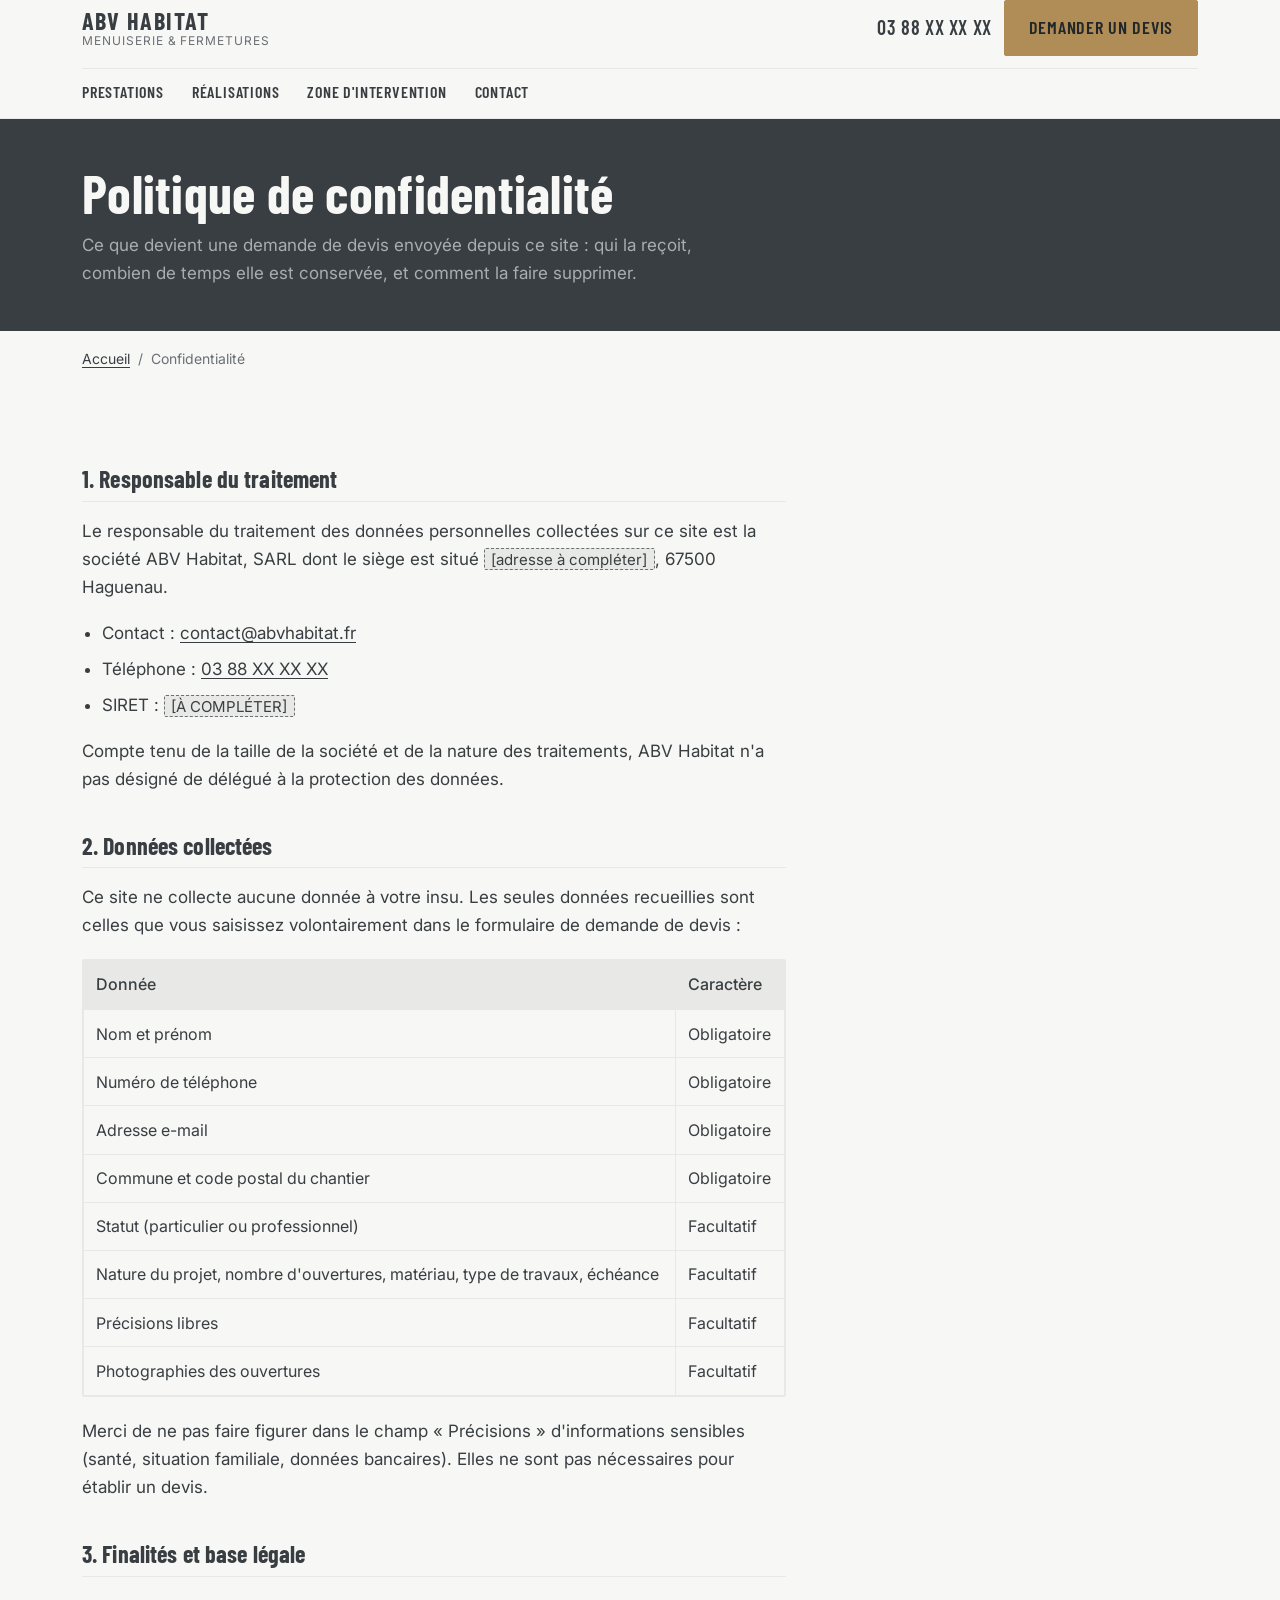
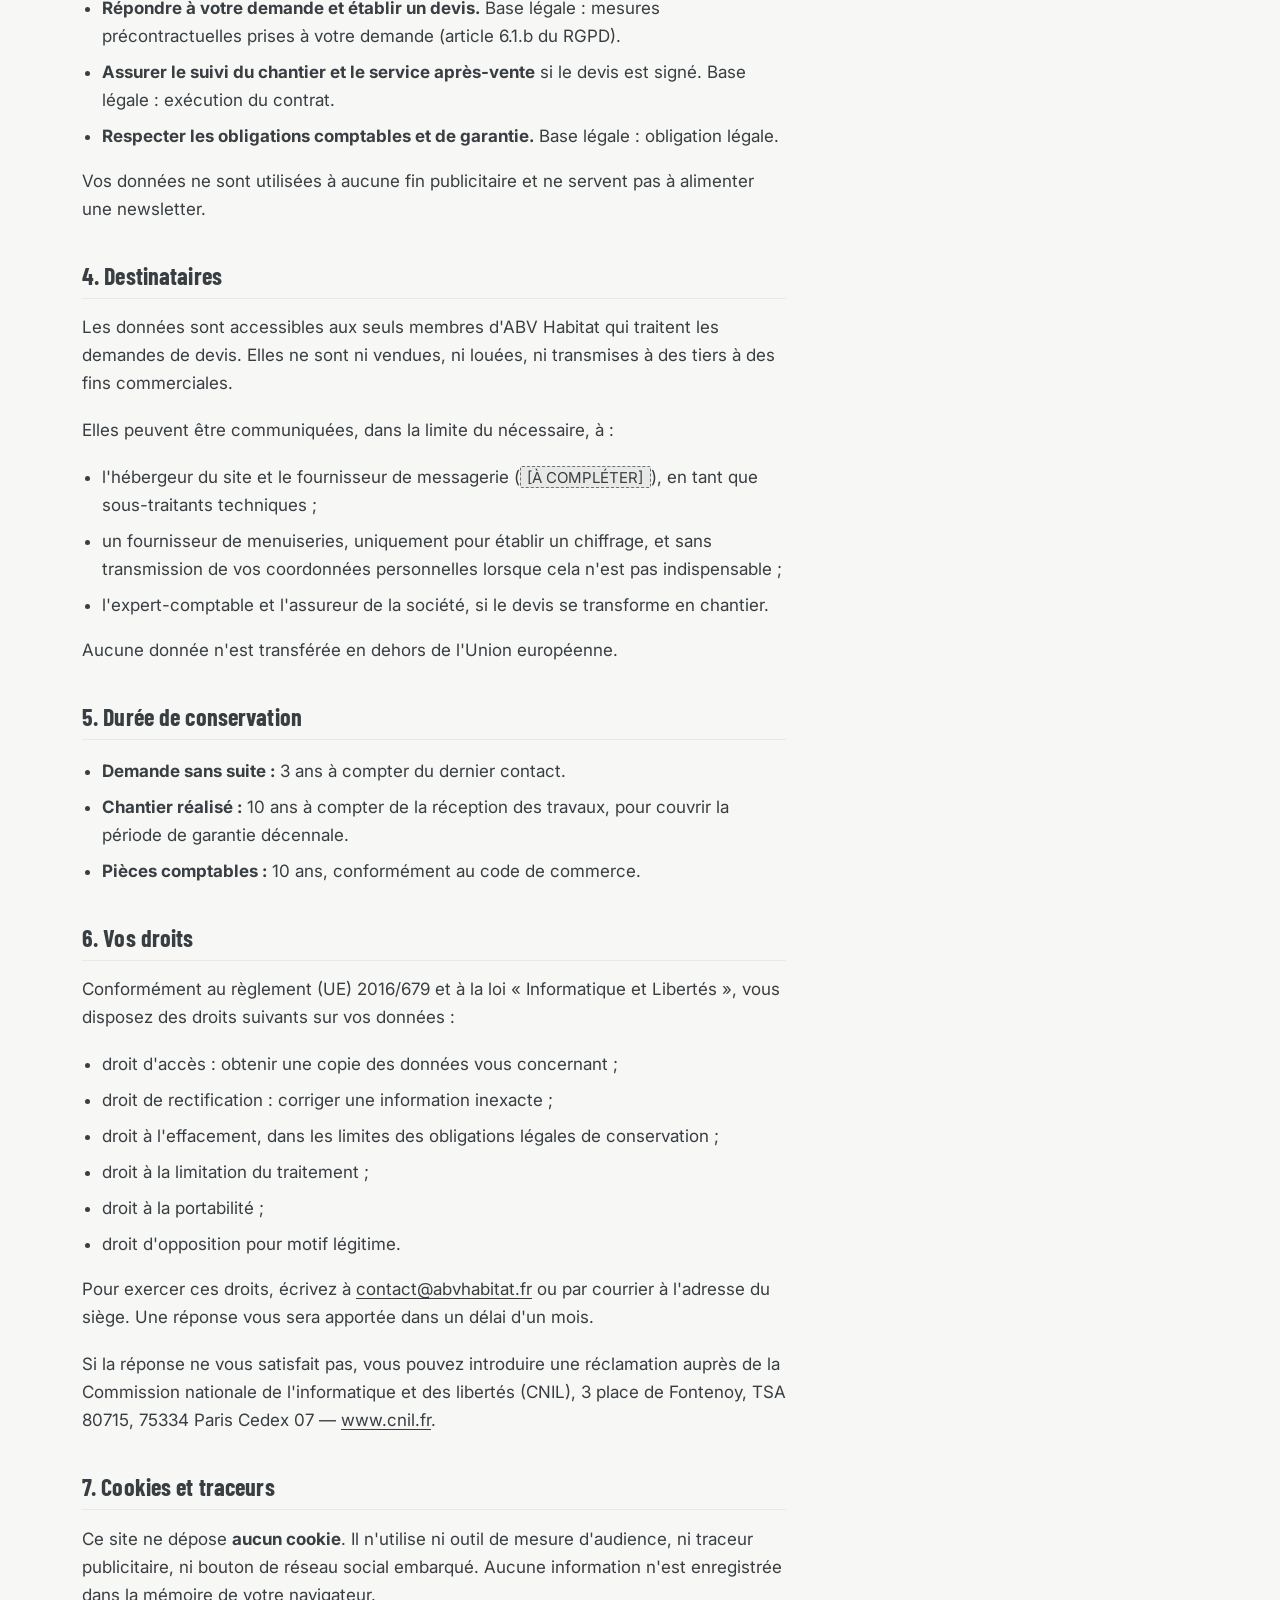
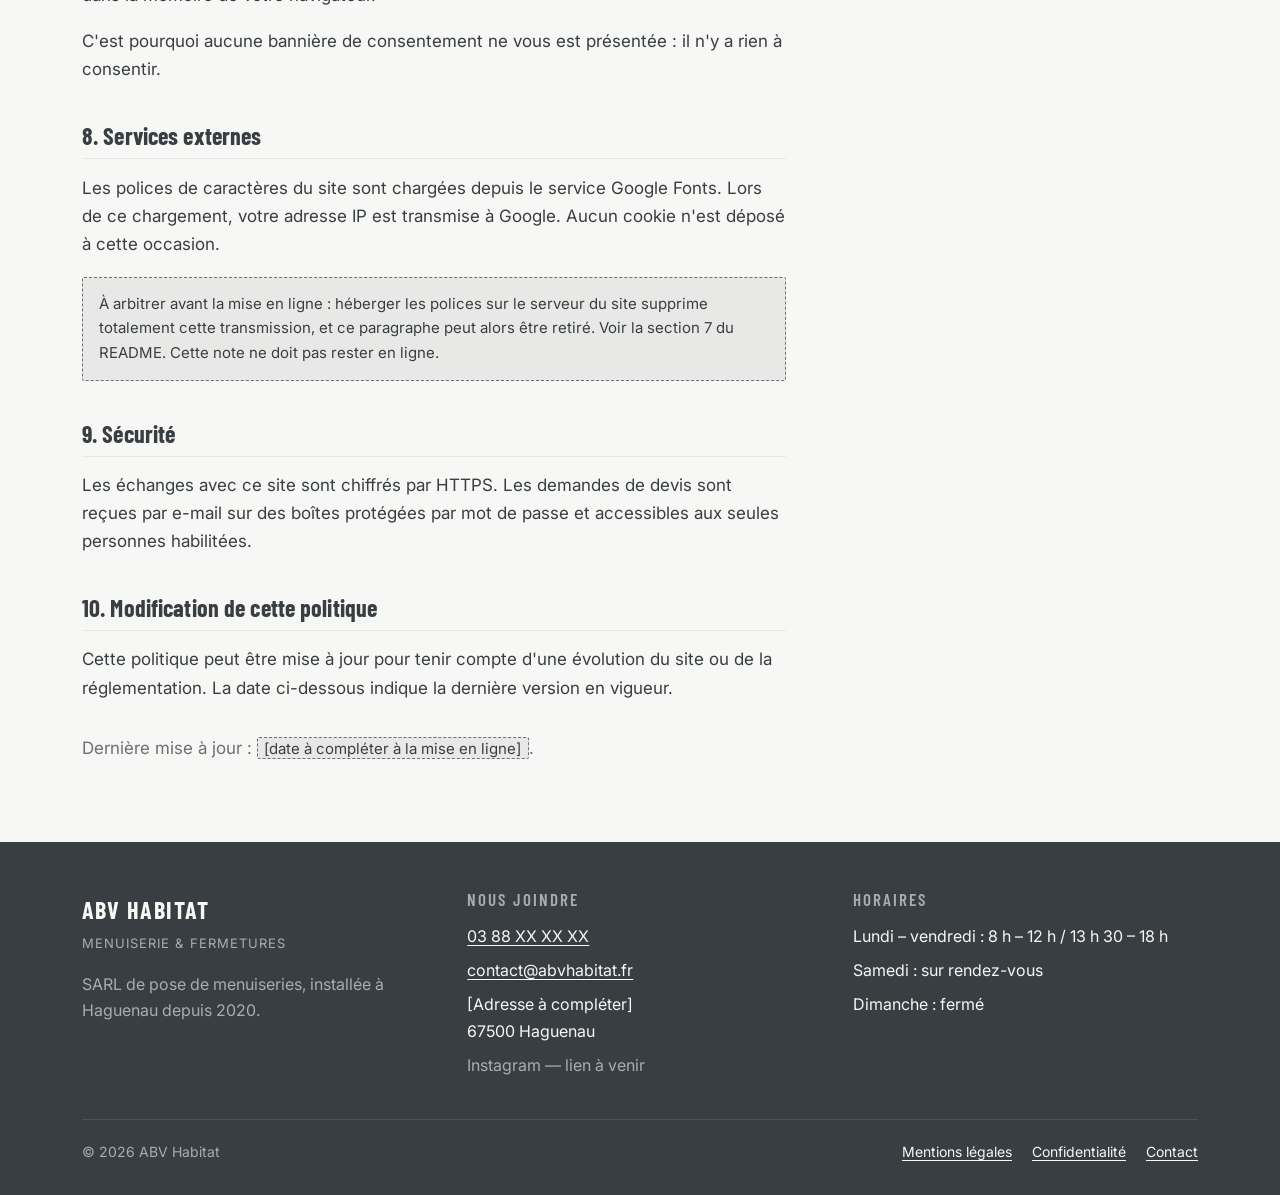
<file: confidentialite.html>
<!DOCTYPE html>
<html lang="fr">
<head>
<meta charset="utf-8">
<meta name="viewport" content="width=device-width, initial-scale=1">
<title>Politique de confidentialité — ABV Habitat</title>
<meta name="description" content="Quelles données ABV Habitat collecte via son formulaire de devis, pourquoi, combien de temps elles sont conservées et comment exercer vos droits.">
<meta name="robots" content="noindex, follow">

<link rel="icon" href="favicon.svg" type="image/svg+xml">
<link rel="preconnect" href="https://fonts.googleapis.com">
<link rel="preconnect" href="https://fonts.gstatic.com" crossorigin>
<link rel="stylesheet" href="https://fonts.googleapis.com/css2?family=Barlow+Condensed:wght@600;700&amp;family=Inter:wght@400;500&amp;display=swap">
<link rel="stylesheet" href="css/style.css">
<script src="js/init.js"></script>
</head>
<body>

<a class="lien-evitement" href="#contenu">Aller au contenu</a>

<header class="entete">
  <div class="conteneur entete__barre">

    <a class="entete__marque" href="index.html">
      <span class="entete__nom">ABV Habitat</span>
      <span class="entete__baseline">Menuiserie &amp; fermetures</span>
    </a>

    <div class="entete__actions">
      <a class="entete__tel" href="tel:+3338800000">03 88 XX XX XX</a>
      <a class="bouton bouton--principal entete__devis" href="contact.html#devis">Demander un devis</a>
      <button class="entete__bascule" type="button" aria-expanded="false" aria-controls="navigation-principale">
        <span class="entete__bascule-barres" aria-hidden="true"></span>
        Menu
      </button>
    </div>

    <nav class="nav" id="navigation-principale" aria-label="Navigation principale">
      <ul class="nav__liste">
        <li><a class="nav__lien" href="index.html#prestations">Prestations</a></li>
        <li><a class="nav__lien" href="realisations.html">Réalisations</a></li>
        <li><a class="nav__lien" href="index.html#zone-intervention">Zone d'intervention</a></li>
        <li><a class="nav__lien" href="contact.html">Contact</a></li>
      </ul>
      <div class="nav__complement">
        <a class="nav__tel" href="tel:+3338800000">03 88 XX XX XX</a>
        <a class="bouton bouton--principal bouton--large" href="contact.html#devis">Demander un devis</a>
      </div>
    </nav>

  </div>
</header>

<main id="contenu">

  <section class="page-titre">
    <div class="conteneur">
      <h1>Politique de confidentialité</h1>
      <p>
        Ce que devient une demande de devis envoyée depuis ce site : qui la reçoit,
        combien de temps elle est conservée, et comment la faire supprimer.
      </p>
    </div>
  </section>

  <nav class="fil-ariane" aria-label="Fil d'Ariane">
    <div class="conteneur">
      <ol>
        <li><a href="index.html">Accueil</a></li>
        <li>Confidentialité</li>
      </ol>
    </div>
  </nav>

  <section class="section">
    <div class="conteneur">
      <div class="contenu-legal">

        <h2>1. Responsable du traitement</h2>
        <p>
          Le responsable du traitement des données personnelles collectées sur ce site est
          la société ABV Habitat, SARL dont le siège est situé
          <span class="a-completer">[adresse à compléter]</span>, 67500 Haguenau.
        </p>
        <ul>
          <li>Contact : <a href="mailto:contact@abvhabitat.fr">contact@abvhabitat.fr</a></li>
          <li>Téléphone : <a href="tel:+3338800000">03 88 XX XX XX</a></li>
          <li>SIRET : <span class="a-completer">[À COMPLÉTER]</span></li>
        </ul>
        <p>
          Compte tenu de la taille de la société et de la nature des traitements, ABV Habitat
          n'a pas désigné de délégué à la protection des données.
        </p>

        <h2>2. Données collectées</h2>
        <p>
          Ce site ne collecte aucune donnée à votre insu. Les seules données recueillies sont
          celles que vous saisissez volontairement dans le formulaire de demande de devis :
        </p>
        <div class="table-defilante" role="region" aria-label="Données collectées par le formulaire de devis" tabindex="0">
        <table>
          <caption class="hors-ecran">Données collectées par le formulaire de devis</caption>
          <thead>
            <tr>
              <th scope="col">Donnée</th>
              <th scope="col">Caractère</th>
            </tr>
          </thead>
          <tbody>
            <tr><td>Nom et prénom</td><td>Obligatoire</td></tr>
            <tr><td>Numéro de téléphone</td><td>Obligatoire</td></tr>
            <tr><td>Adresse e-mail</td><td>Obligatoire</td></tr>
            <tr><td>Commune et code postal du chantier</td><td>Obligatoire</td></tr>
            <tr><td>Statut (particulier ou professionnel)</td><td>Facultatif</td></tr>
            <tr><td>Nature du projet, nombre d'ouvertures, matériau, type de travaux, échéance</td><td>Facultatif</td></tr>
            <tr><td>Précisions libres</td><td>Facultatif</td></tr>
            <tr><td>Photographies des ouvertures</td><td>Facultatif</td></tr>
          </tbody>
        </table>
        </div>
        <p>
          Merci de ne pas faire figurer dans le champ « Précisions » d'informations sensibles
          (santé, situation familiale, données bancaires). Elles ne sont pas nécessaires pour
          établir un devis.
        </p>

        <h2>3. Finalités et base légale</h2>
        <ul>
          <li>
            <strong>Répondre à votre demande et établir un devis.</strong>
            Base légale : mesures précontractuelles prises à votre demande
            (article 6.1.b du RGPD).
          </li>
          <li>
            <strong>Assurer le suivi du chantier et le service après-vente</strong>
            si le devis est signé. Base légale : exécution du contrat.
          </li>
          <li>
            <strong>Respecter les obligations comptables et de garantie.</strong>
            Base légale : obligation légale.
          </li>
        </ul>
        <p>
          Vos données ne sont utilisées à aucune fin publicitaire et ne servent pas à
          alimenter une newsletter.
        </p>

        <h2>4. Destinataires</h2>
        <p>
          Les données sont accessibles aux seuls membres d'ABV Habitat qui traitent les
          demandes de devis. Elles ne sont ni vendues, ni louées, ni transmises à des tiers
          à des fins commerciales.
        </p>
        <p>
          Elles peuvent être communiquées, dans la limite du nécessaire, à :
        </p>
        <ul>
          <li>l'hébergeur du site et le fournisseur de messagerie
            (<span class="a-completer">[À COMPLÉTER]</span>), en tant que sous-traitants techniques ;</li>
          <li>un fournisseur de menuiseries, uniquement pour établir un chiffrage, et sans
            transmission de vos coordonnées personnelles lorsque cela n'est pas indispensable ;</li>
          <li>l'expert-comptable et l'assureur de la société, si le devis se transforme en chantier.</li>
        </ul>
        <p>Aucune donnée n'est transférée en dehors de l'Union européenne.</p>

        <h2>5. Durée de conservation</h2>
        <ul>
          <li><strong>Demande sans suite :</strong> 3 ans à compter du dernier contact.</li>
          <li><strong>Chantier réalisé :</strong> 10 ans à compter de la réception des travaux,
            pour couvrir la période de garantie décennale.</li>
          <li><strong>Pièces comptables :</strong> 10 ans, conformément au code de commerce.</li>
        </ul>

        <h2>6. Vos droits</h2>
        <p>
          Conformément au règlement (UE) 2016/679 et à la loi « Informatique et Libertés »,
          vous disposez des droits suivants sur vos données :
        </p>
        <ul>
          <li>droit d'accès : obtenir une copie des données vous concernant ;</li>
          <li>droit de rectification : corriger une information inexacte ;</li>
          <li>droit à l'effacement, dans les limites des obligations légales de conservation ;</li>
          <li>droit à la limitation du traitement ;</li>
          <li>droit à la portabilité ;</li>
          <li>droit d'opposition pour motif légitime.</li>
        </ul>
        <p>
          Pour exercer ces droits, écrivez à
          <a href="mailto:contact@abvhabitat.fr">contact@abvhabitat.fr</a> ou par courrier à
          l'adresse du siège. Une réponse vous sera apportée dans un délai d'un mois.
        </p>
        <p>
          Si la réponse ne vous satisfait pas, vous pouvez introduire une réclamation auprès
          de la Commission nationale de l'informatique et des libertés (CNIL),
          3 place de Fontenoy, TSA 80715, 75334 Paris Cedex 07 —
          <a href="https://www.cnil.fr" rel="noopener">www.cnil.fr</a>.
        </p>

        <h2>7. Cookies et traceurs</h2>
        <p>
          Ce site ne dépose <strong>aucun cookie</strong>. Il n'utilise ni outil de mesure
          d'audience, ni traceur publicitaire, ni bouton de réseau social embarqué. Aucune
          information n'est enregistrée dans la mémoire de votre navigateur.
        </p>
        <p>
          C'est pourquoi aucune bannière de consentement ne vous est présentée : il n'y a
          rien à consentir.
        </p>

        <h2>8. Services externes</h2>
        <p>
          Les polices de caractères du site sont chargées depuis le service Google Fonts.
          Lors de ce chargement, votre adresse IP est transmise à Google. Aucun cookie n'est
          déposé à cette occasion.
        </p>
        <p class="note-editeur">
          À arbitrer avant la mise en ligne : héberger les polices sur le serveur du site
          supprime totalement cette transmission, et ce paragraphe peut alors être retiré.
          Voir la section 7 du README. Cette note ne doit pas rester en ligne.
        </p>

        <h2>9. Sécurité</h2>
        <p>
          Les échanges avec ce site sont chiffrés par HTTPS. Les demandes de devis sont
          reçues par e-mail sur des boîtes protégées par mot de passe et accessibles aux
          seules personnes habilitées.
        </p>

        <h2>10. Modification de cette politique</h2>
        <p>
          Cette politique peut être mise à jour pour tenir compte d'une évolution du site ou
          de la réglementation. La date ci-dessous indique la dernière version en vigueur.
        </p>

        <p class="texte-secondaire espace-haut">
          Dernière mise à jour : <span class="a-completer">[date à compléter à la mise en ligne]</span>.
        </p>

      </div>
    </div>
  </section>

</main>

<footer class="pied">
  <div class="conteneur">

    <div class="pied__grille">

      <div>
        <p class="pied__nom">ABV Habitat</p>
        <p class="pied__baseline">Menuiserie &amp; fermetures</p>
        <p class="pied__mention">
          SARL de pose de menuiseries, installée à Haguenau depuis 2020.
        </p>
      </div>

      <div>
        <h2 class="pied__titre">Nous joindre</h2>
        <ul class="pied__liste">
          <li><a href="tel:+3338800000">03 88 XX XX XX</a></li>
          <li><a href="mailto:contact@abvhabitat.fr">contact@abvhabitat.fr</a></li>
          <li>[Adresse à compléter]<br>67500 Haguenau</li>
          <li><!-- URL du compte Instagram a remettre ici une fois fournie :
               remplacer ce <span> par <a href="URL-INSTAGRAM">Instagram</a> -->
              <span class="lien-a-venir">Instagram — lien à venir</span></li>
        </ul>
      </div>

      <div>
        <h2 class="pied__titre">Horaires</h2>
        <ul class="pied__liste">
          <li>Lundi – vendredi : 8 h – 12 h / 13 h 30 – 18 h</li>
          <li>Samedi : sur rendez-vous</li>
          <li>Dimanche : fermé</li>
        </ul>
      </div>

    </div>

    <div class="pied__bas">
      <p class="sans-marge">© 2026 ABV Habitat</p>
      <ul class="pied__legaux">
        <li><a href="mentions-legales.html">Mentions légales</a></li>
        <li><a href="confidentialite.html" aria-current="page">Confidentialité</a></li>
        <li><a href="contact.html">Contact</a></li>
      </ul>
    </div>

  </div>
</footer>

<script src="js/main.js"></script>

</body>
</html>
</file>
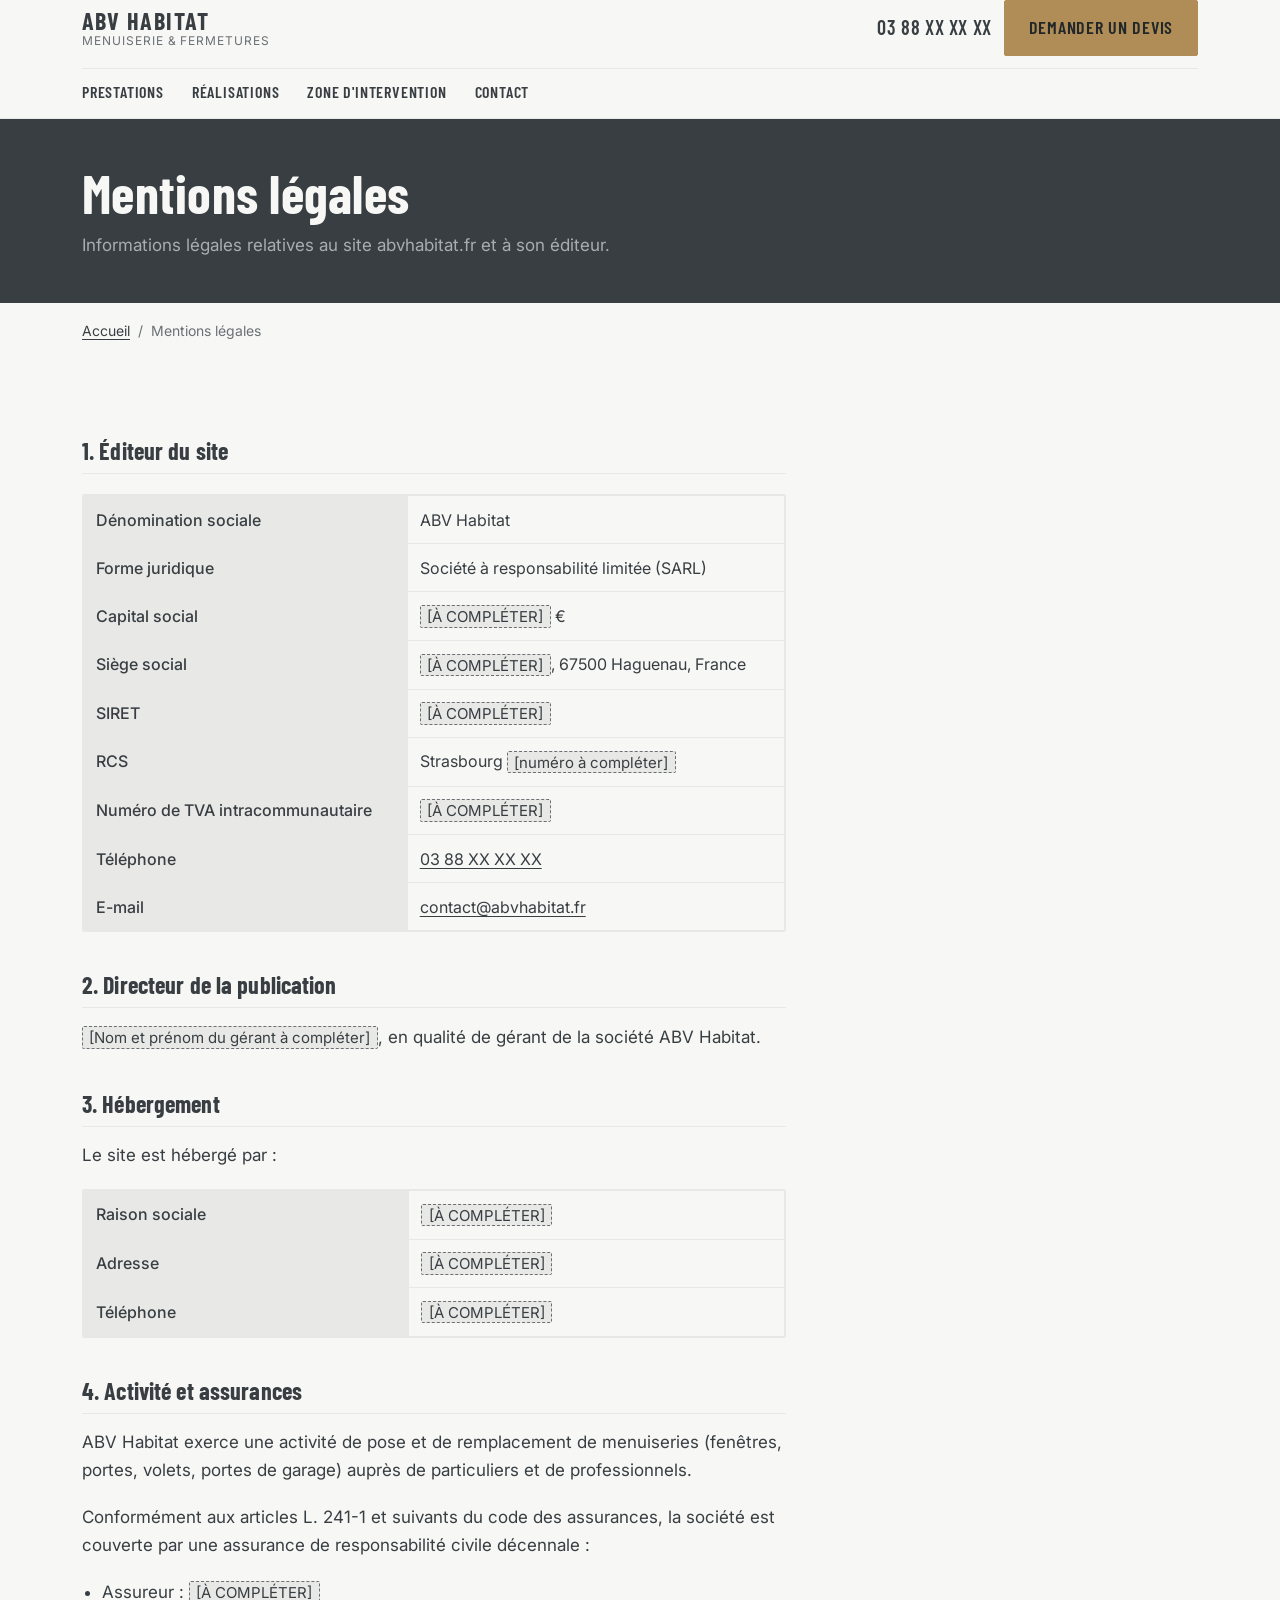
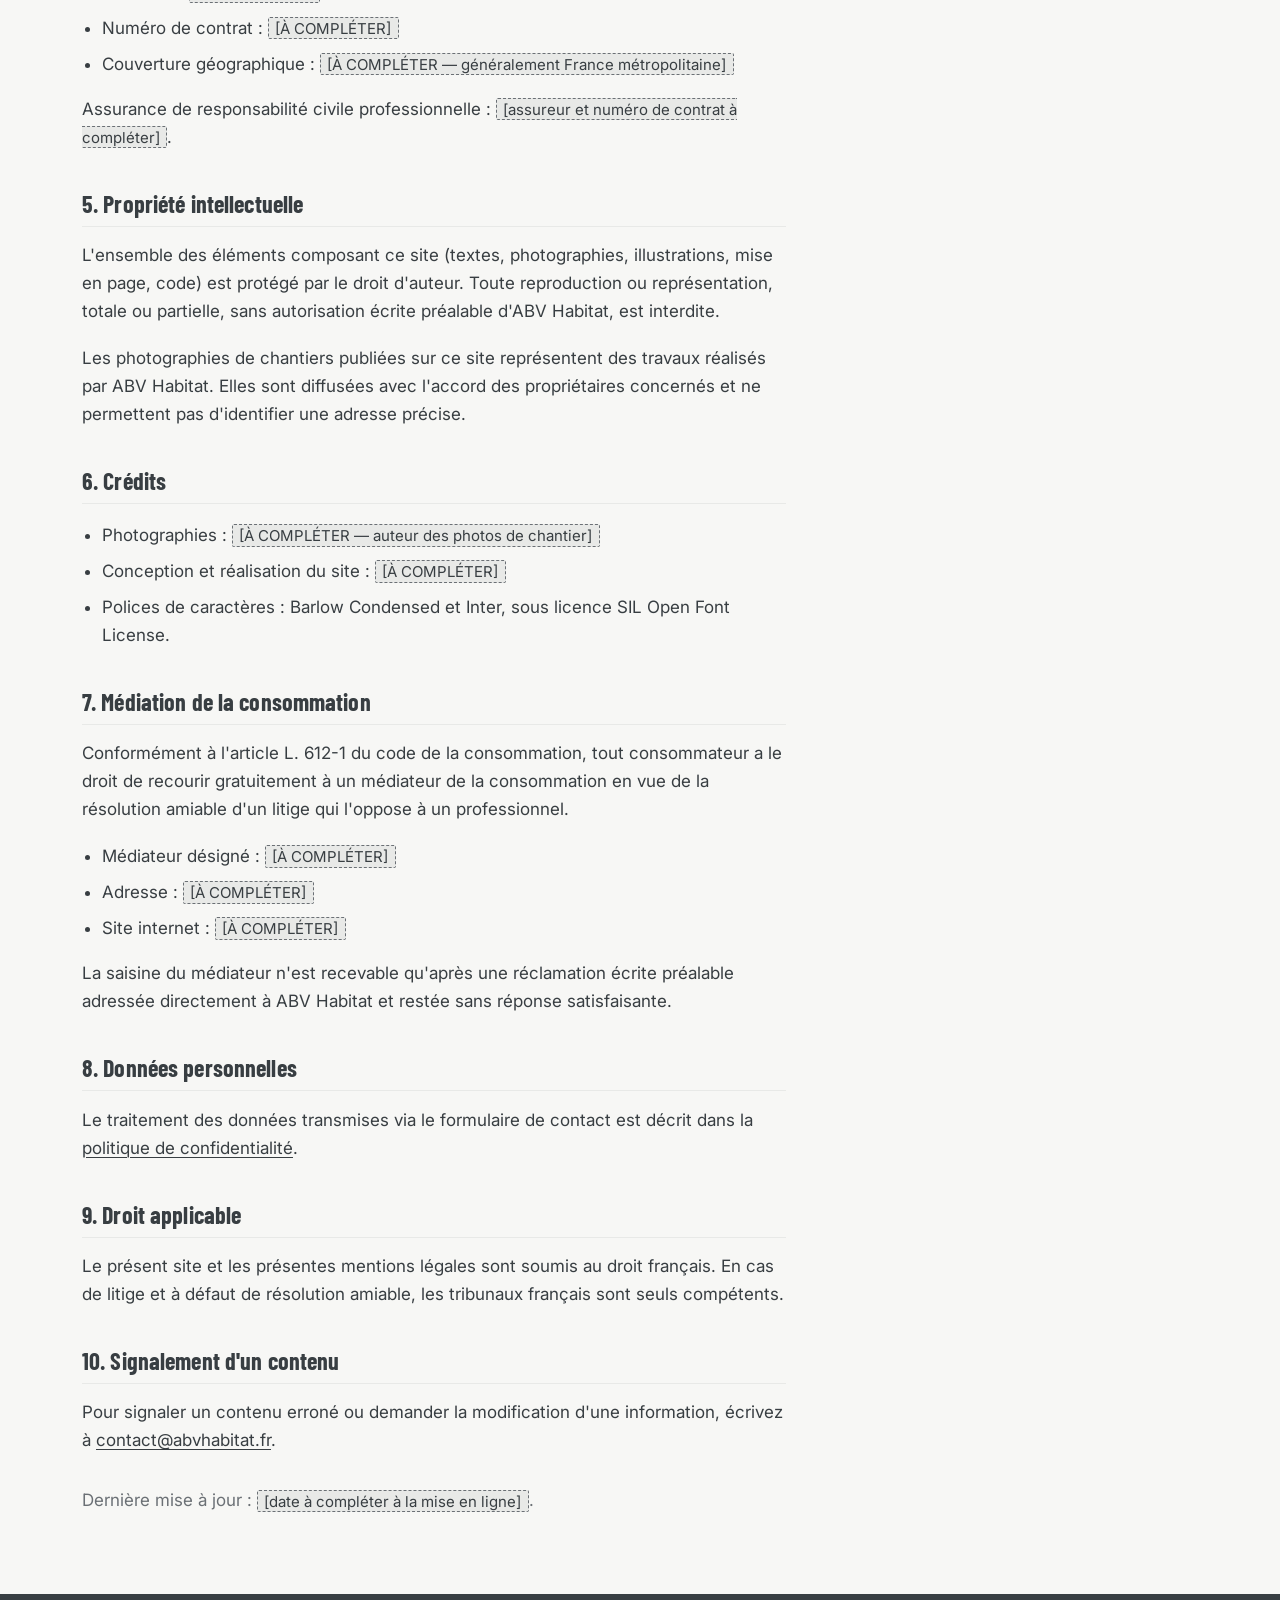
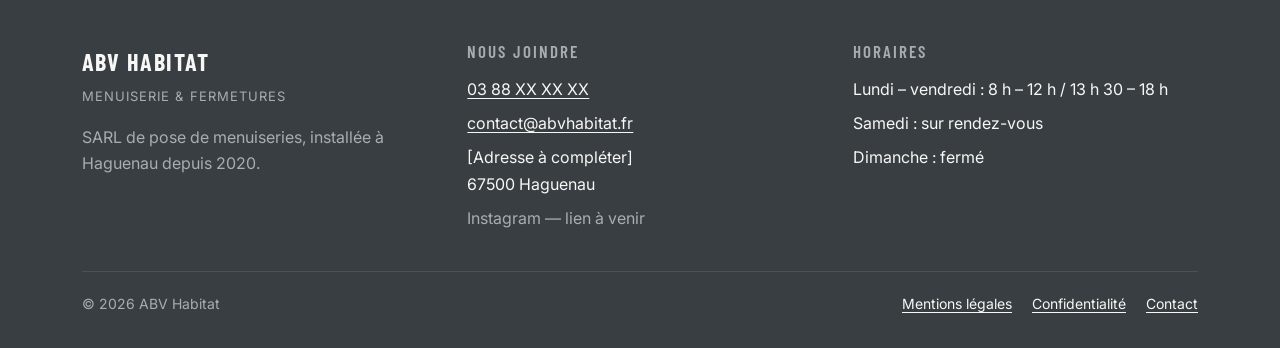
<file: mentions-legales.html>
<!DOCTYPE html>
<html lang="fr">
<head>
<meta charset="utf-8">
<meta name="viewport" content="width=device-width, initial-scale=1">
<title>Mentions légales — ABV Habitat</title>
<meta name="description" content="Mentions légales du site d'ABV Habitat : éditeur, hébergeur, assurances, propriété intellectuelle et médiation de la consommation.">
<meta name="robots" content="noindex, follow">

<link rel="icon" href="favicon.svg" type="image/svg+xml">
<link rel="preconnect" href="https://fonts.googleapis.com">
<link rel="preconnect" href="https://fonts.gstatic.com" crossorigin>
<link rel="stylesheet" href="https://fonts.googleapis.com/css2?family=Barlow+Condensed:wght@600;700&amp;family=Inter:wght@400;500&amp;display=swap">
<link rel="stylesheet" href="css/style.css">
<script src="js/init.js"></script>
</head>
<body>

<a class="lien-evitement" href="#contenu">Aller au contenu</a>

<header class="entete">
  <div class="conteneur entete__barre">

    <a class="entete__marque" href="index.html">
      <span class="entete__nom">ABV Habitat</span>
      <span class="entete__baseline">Menuiserie &amp; fermetures</span>
    </a>

    <div class="entete__actions">
      <a class="entete__tel" href="tel:+3338800000">03 88 XX XX XX</a>
      <a class="bouton bouton--principal entete__devis" href="contact.html#devis">Demander un devis</a>
      <button class="entete__bascule" type="button" aria-expanded="false" aria-controls="navigation-principale">
        <span class="entete__bascule-barres" aria-hidden="true"></span>
        Menu
      </button>
    </div>

    <nav class="nav" id="navigation-principale" aria-label="Navigation principale">
      <ul class="nav__liste">
        <li><a class="nav__lien" href="index.html#prestations">Prestations</a></li>
        <li><a class="nav__lien" href="realisations.html">Réalisations</a></li>
        <li><a class="nav__lien" href="index.html#zone-intervention">Zone d'intervention</a></li>
        <li><a class="nav__lien" href="contact.html">Contact</a></li>
      </ul>
      <div class="nav__complement">
        <a class="nav__tel" href="tel:+3338800000">03 88 XX XX XX</a>
        <a class="bouton bouton--principal bouton--large" href="contact.html#devis">Demander un devis</a>
      </div>
    </nav>

  </div>
</header>

<main id="contenu">

  <section class="page-titre">
    <div class="conteneur">
      <h1>Mentions légales</h1>
      <p>Informations légales relatives au site abvhabitat.fr et à son éditeur.</p>
    </div>
  </section>

  <nav class="fil-ariane" aria-label="Fil d'Ariane">
    <div class="conteneur">
      <ol>
        <li><a href="index.html">Accueil</a></li>
        <li>Mentions légales</li>
      </ol>
    </div>
  </nav>

  <section class="section">
    <div class="conteneur">
      <div class="contenu-legal">

        <h2>1. Éditeur du site</h2>
        <div class="table-defilante" role="region" aria-label="Informations sur la société éditrice" tabindex="0">
        <table>
          <caption class="hors-ecran">Informations sur la société éditrice</caption>
          <tbody>
            <tr>
              <th scope="row">Dénomination sociale</th>
              <td>ABV Habitat</td>
            </tr>
            <tr>
              <th scope="row">Forme juridique</th>
              <td>Société à responsabilité limitée (SARL)</td>
            </tr>
            <tr>
              <th scope="row">Capital social</th>
              <td><span class="a-completer">[À COMPLÉTER]</span> €</td>
            </tr>
            <tr>
              <th scope="row">Siège social</th>
              <td><span class="a-completer">[À COMPLÉTER]</span>, 67500 Haguenau, France</td>
            </tr>
            <tr>
              <th scope="row">SIRET</th>
              <td><span class="a-completer">[À COMPLÉTER]</span></td>
            </tr>
            <tr>
              <th scope="row">RCS</th>
              <td>Strasbourg <span class="a-completer">[numéro à compléter]</span></td>
            </tr>
            <tr>
              <th scope="row">Numéro de TVA intracommunautaire</th>
              <td><span class="a-completer">[À COMPLÉTER]</span></td>
            </tr>
            <tr>
              <th scope="row">Téléphone</th>
              <td><a href="tel:+3338800000">03 88 XX XX XX</a></td>
            </tr>
            <tr>
              <th scope="row">E-mail</th>
              <td><a href="mailto:contact@abvhabitat.fr">contact@abvhabitat.fr</a></td>
            </tr>
          </tbody>
        </table>
        </div>

        <h2>2. Directeur de la publication</h2>
        <p>
          <span class="a-completer">[Nom et prénom du gérant à compléter]</span>,
          en qualité de gérant de la société ABV Habitat.
        </p>

        <h2>3. Hébergement</h2>
        <p>Le site est hébergé par :</p>
        <div class="table-defilante" role="region" aria-label="Informations sur l'hébergeur" tabindex="0">
        <table>
          <caption class="hors-ecran">Informations sur l'hébergeur</caption>
          <tbody>
            <tr>
              <th scope="row">Raison sociale</th>
              <td><span class="a-completer">[À COMPLÉTER]</span></td>
            </tr>
            <tr>
              <th scope="row">Adresse</th>
              <td><span class="a-completer">[À COMPLÉTER]</span></td>
            </tr>
            <tr>
              <th scope="row">Téléphone</th>
              <td><span class="a-completer">[À COMPLÉTER]</span></td>
            </tr>
          </tbody>
        </table>
        </div>

        <h2>4. Activité et assurances</h2>
        <p>
          ABV Habitat exerce une activité de pose et de remplacement de menuiseries
          (fenêtres, portes, volets, portes de garage) auprès de particuliers et de
          professionnels.
        </p>
        <p>
          Conformément aux articles L. 241-1 et suivants du code des assurances, la
          société est couverte par une assurance de responsabilité civile décennale :
        </p>
        <ul>
          <li>Assureur : <span class="a-completer">[À COMPLÉTER]</span></li>
          <li>Numéro de contrat : <span class="a-completer">[À COMPLÉTER]</span></li>
          <li>Couverture géographique : <span class="a-completer">[À COMPLÉTER — généralement France métropolitaine]</span></li>
        </ul>
        <p>
          Assurance de responsabilité civile professionnelle :
          <span class="a-completer">[assureur et numéro de contrat à compléter]</span>.
        </p>

        <h2>5. Propriété intellectuelle</h2>
        <p>
          L'ensemble des éléments composant ce site (textes, photographies, illustrations,
          mise en page, code) est protégé par le droit d'auteur. Toute reproduction ou
          représentation, totale ou partielle, sans autorisation écrite préalable
          d'ABV Habitat, est interdite.
        </p>
        <p>
          Les photographies de chantiers publiées sur ce site représentent des travaux
          réalisés par ABV Habitat. Elles sont diffusées avec l'accord des propriétaires
          concernés et ne permettent pas d'identifier une adresse précise.
        </p>

        <h2>6. Crédits</h2>
        <ul>
          <li>Photographies : <span class="a-completer">[À COMPLÉTER — auteur des photos de chantier]</span></li>
          <li>Conception et réalisation du site : <span class="a-completer">[À COMPLÉTER]</span></li>
          <li>Polices de caractères : Barlow Condensed et Inter, sous licence SIL Open Font License.</li>
        </ul>

        <h2>7. Médiation de la consommation</h2>
        <p>
          Conformément à l'article L. 612-1 du code de la consommation, tout consommateur
          a le droit de recourir gratuitement à un médiateur de la consommation en vue de
          la résolution amiable d'un litige qui l'oppose à un professionnel.
        </p>
        <ul>
          <li>Médiateur désigné : <span class="a-completer">[À COMPLÉTER]</span></li>
          <li>Adresse : <span class="a-completer">[À COMPLÉTER]</span></li>
          <li>Site internet : <span class="a-completer">[À COMPLÉTER]</span></li>
        </ul>
        <p>
          La saisine du médiateur n'est recevable qu'après une réclamation écrite préalable
          adressée directement à ABV Habitat et restée sans réponse satisfaisante.
        </p>

        <h2>8. Données personnelles</h2>
        <p>
          Le traitement des données transmises via le formulaire de contact est décrit
          dans la <a href="confidentialite.html">politique de confidentialité</a>.
        </p>

        <h2>9. Droit applicable</h2>
        <p>
          Le présent site et les présentes mentions légales sont soumis au droit français.
          En cas de litige et à défaut de résolution amiable, les tribunaux français sont
          seuls compétents.
        </p>

        <h2>10. Signalement d'un contenu</h2>
        <p>
          Pour signaler un contenu erroné ou demander la modification d'une information,
          écrivez à <a href="mailto:contact@abvhabitat.fr">contact@abvhabitat.fr</a>.
        </p>

        <p class="texte-secondaire espace-haut">
          Dernière mise à jour : <span class="a-completer">[date à compléter à la mise en ligne]</span>.
        </p>

      </div>
    </div>
  </section>

</main>

<footer class="pied">
  <div class="conteneur">

    <div class="pied__grille">

      <div>
        <p class="pied__nom">ABV Habitat</p>
        <p class="pied__baseline">Menuiserie &amp; fermetures</p>
        <p class="pied__mention">
          SARL de pose de menuiseries, installée à Haguenau depuis 2020.
        </p>
      </div>

      <div>
        <h2 class="pied__titre">Nous joindre</h2>
        <ul class="pied__liste">
          <li><a href="tel:+3338800000">03 88 XX XX XX</a></li>
          <li><a href="mailto:contact@abvhabitat.fr">contact@abvhabitat.fr</a></li>
          <li>[Adresse à compléter]<br>67500 Haguenau</li>
          <li><!-- URL du compte Instagram a remettre ici une fois fournie :
               remplacer ce <span> par <a href="URL-INSTAGRAM">Instagram</a> -->
              <span class="lien-a-venir">Instagram — lien à venir</span></li>
        </ul>
      </div>

      <div>
        <h2 class="pied__titre">Horaires</h2>
        <ul class="pied__liste">
          <li>Lundi – vendredi : 8 h – 12 h / 13 h 30 – 18 h</li>
          <li>Samedi : sur rendez-vous</li>
          <li>Dimanche : fermé</li>
        </ul>
      </div>

    </div>

    <div class="pied__bas">
      <p class="sans-marge">© 2026 ABV Habitat</p>
      <ul class="pied__legaux">
        <li><a href="mentions-legales.html" aria-current="page">Mentions légales</a></li>
        <li><a href="confidentialite.html">Confidentialité</a></li>
        <li><a href="contact.html">Contact</a></li>
      </ul>
    </div>

  </div>
</footer>

<script src="js/main.js"></script>

</body>
</html>
</file>
<file: css/style.css>
/* ==========================================================================
   ABV HABITAT — feuille de style unique
   Organisation :
     01. Variables
     02. Reset et base
     03. Typographie
     04. Utilitaires de mise en page
     05. Boutons
     06. Emplacements photo (placeholders)
     07. En-tete et navigation
     08. Hero
     09. Bandeau garanties
     10. Prestations
     11. Etapes
     12. Realisations (apercu, galerie, filtres, lightbox)
     13. Zone d'intervention
     14. Temoignage
     15. Bandeau d'appel
     16. Pied de page
     17. Page contact et formulaire
     18. Pages legales
     19. Mouvement reduit
   Convention : une seule classe par selecteur, prefixe de section, pas d'ID.
   ========================================================================== */

/* ==========================================================================
   01. Variables
   ========================================================================== */

:root {
  /* Palette de reference */
  --anthracite: #383E42;        /* RAL 7016 */
  --anthracite-fonce: #22272A;
  --blanc-casse: #F7F7F5;
  --gris-clair: #E8E9E7;
  --gris-texte: #6B7075;
  --laiton: #B08D57;

  /* Nuances derivees, ajoutees pour tenir le contraste AA.
     Voir README, section « Couleurs et contraste ». */
  --blanc: #FFFFFF;
  --laiton-texte: #8A6A38;      /* laiton lisible en texte sur fond clair (4,66:1) */
  --gris-sur-sombre: #A8ADB2;   /* texte secondaire sur fond anthracite (6,7:1) */
  --gris-bordure-sombre: #4A5054;

  /* Typographie */
  --police-titre: "Barlow Condensed", "Arial Narrow", Arial, sans-serif;
  --police-texte: "Inter", "Segoe UI", Helvetica, Arial, sans-serif;

  /* Mise en page */
  --largeur-max: 1180px;
  --gouttiere: 1.25rem;
  --rayon: 2px;
  --hauteur-entete: 68px;    /* hauteur de la ligne logo + actions */
  --decalage-ancre: 84px;    /* compense l'en-tete collant sur les ancres */

  --transition: 180ms ease;
}

/* ==========================================================================
   02. Reset et base
   ========================================================================== */

*,
*::before,
*::after {
  box-sizing: border-box;
}

html {
  -webkit-text-size-adjust: 100%;
  scroll-behavior: smooth;
}

body {
  margin: 0;
  background-color: var(--blanc-casse);
  color: var(--anthracite);
  font-family: var(--police-texte);
  font-size: 1.0625rem;         /* 17 px */
  font-weight: 400;
  line-height: 1.65;
  -webkit-font-smoothing: antialiased;
}

img {
  max-width: 100%;
  height: auto;
  display: block;
}

a {
  color: var(--anthracite);
  text-decoration-thickness: 1px;
  text-underline-offset: 3px;
}

a:hover {
  color: var(--laiton-texte);
}

button {
  font: inherit;
  color: inherit;
}

/* Focus clavier visible partout */
:focus-visible {
  outline: 3px solid var(--laiton-texte);
  outline-offset: 2px;
}

/* Navigateurs sans :focus-visible */
:focus:not(:focus-visible) {
  outline: none;
}

/* Compense l'en-tete collant lors des ancres */
[id] {
  scroll-margin-top: var(--decalage-ancre);
}

/* ==========================================================================
   03. Typographie
   ========================================================================== */

h1, h2, h3, h4, h5, h6 {
  font-family: var(--police-titre);
  font-weight: 700;
  line-height: 1.12;
  margin: 0 0 0.6em;
  letter-spacing: 0.005em;
}

h1 {
  font-size: clamp(2.15rem, 6vw, 3.35rem);
}

h2 {
  font-size: clamp(1.85rem, 4.2vw, 2.5rem);
}

h3 {
  font-size: 1.3rem;
  font-weight: 600;
}

h4 {
  font-size: 1.1rem;
  font-weight: 600;
}

p {
  margin: 0 0 1.1em;
  max-width: 68ch;
}

p:last-child {
  margin-bottom: 0;
}

.surtitre {
  font-family: var(--police-titre);
  font-weight: 600;
  font-size: 0.9375rem;
  letter-spacing: 0.14em;
  text-transform: uppercase;
  color: var(--gris-texte);
  margin: 0 0 0.75rem;
  display: block;
}

.surtitre--sombre {
  color: var(--gris-sur-sombre);
}

.texte-secondaire {
  color: var(--gris-texte);
}

.texte-intro {
  font-size: 1.1875rem;
  max-width: 62ch;
}

code {
  font-family: ui-monospace, Consolas, "Courier New", monospace;
  font-size: 0.9em;
  word-break: break-word;
}

.sans-marge {
  margin: 0;
}

/* Libelle inerte : l'URL correspondante n'a pas encore ete fournie.
   Un commentaire HTML accompagne chaque occurrence avec le lien a remettre. */
.lien-a-venir {
  color: var(--gris-texte);
  cursor: default;
}

.pied .lien-a-venir {
  color: var(--gris-sur-sombre);
}

.espace-haut {
  margin-top: 2rem;
}

/* ==========================================================================
   04. Utilitaires de mise en page
   ========================================================================== */

.conteneur {
  width: 100%;
  max-width: var(--largeur-max);
  margin-inline: auto;
  padding-inline: var(--gouttiere);
}

.section {
  padding-block: 3.5rem;
}

.section--sombre {
  background-color: var(--anthracite);
  color: var(--blanc-casse);
}

.section--sombre h2,
.section--sombre h3 {
  color: var(--blanc-casse);
}

.section--claire {
  background-color: var(--blanc);
  border-block: 1px solid var(--gris-clair);
}

.section__entete {
  margin-bottom: 2.25rem;
}

.lien-evitement {
  position: absolute;
  left: -9999px;
  top: 0;
  z-index: 200;
  background: var(--anthracite-fonce);
  color: var(--blanc-casse);
  padding: 0.75rem 1.25rem;
  border-radius: var(--rayon);
}

.lien-evitement:focus {
  left: 0.5rem;
  top: 0.5rem;
}

.hors-ecran {
  position: absolute;
  width: 1px;
  height: 1px;
  padding: 0;
  margin: -1px;
  overflow: hidden;
  clip: rect(0 0 0 0);
  clip-path: inset(50%);
  white-space: nowrap;
  border: 0;
}

/* Fondu discret a l'apparition. Actif seulement si JavaScript est present. */
.js .fondu {
  opacity: 0;
  transform: translateY(14px);
  transition: opacity 520ms ease, transform 520ms ease;
}

.js .fondu.est-visible {
  opacity: 1;
  transform: none;
}

/* ==========================================================================
   05. Boutons
   ========================================================================== */

.bouton {
  display: inline-flex;
  align-items: center;
  justify-content: center;
  gap: 0.5rem;
  min-height: 48px;
  padding: 0.75rem 1.5rem;
  border: 1px solid transparent;
  border-radius: var(--rayon);
  font-family: var(--police-titre);
  font-size: 1.125rem;
  font-weight: 600;
  letter-spacing: 0.04em;
  text-transform: uppercase;
  text-decoration: none;
  cursor: pointer;
  transition: background-color var(--transition), color var(--transition),
              border-color var(--transition);
}

/* Bouton principal : laiton plein, texte anthracite fonce (4,88:1) */
.bouton--principal {
  background-color: var(--laiton);
  border-color: var(--laiton);
  color: var(--anthracite-fonce);
}

.bouton--principal:hover {
  background-color: var(--anthracite-fonce);
  border-color: var(--anthracite-fonce);
  color: var(--laiton);
}

/* Bouton contour sur fond clair */
.bouton--contour {
  background-color: transparent;
  border-color: var(--anthracite);
  color: var(--anthracite);
}

.bouton--contour:hover {
  background-color: var(--anthracite);
  color: var(--blanc-casse);
}

/* Bouton contour sur fond sombre */
.bouton--contour-clair {
  background-color: transparent;
  border-color: var(--blanc-casse);
  color: var(--blanc-casse);
}

.bouton--contour-clair:hover {
  background-color: var(--blanc-casse);
  color: var(--anthracite-fonce);
}

.bouton--large {
  width: 100%;
}

.groupe-boutons {
  display: flex;
  flex-wrap: wrap;
  gap: 0.875rem;
}

/* ==========================================================================
   06. Emplacements photo (placeholders)
   --------------------------------------------------------------------------
   Aucune image n'est fournie en V1. Chaque bloc respecte le ratio exact de
   la photo attendue et affiche le nom de fichier a deposer.
   Des qu'un fichier existe au chemin indique par data-src, main.js remplace
   le bloc par la vraie photo.
   ========================================================================== */

.emplacement {
  position: relative;
  display: flex;
  align-items: center;
  justify-content: center;
  background-color: var(--gris-clair);
  border: 1px solid #D3D5D1;
  border-radius: var(--rayon);
  overflow: hidden;
}

.emplacement--16-9 { aspect-ratio: 16 / 9; }
.emplacement--4-3  { aspect-ratio: 4 / 3; }
.emplacement--1-1  { aspect-ratio: 1 / 1; }

.emplacement__libelle {
  font-family: var(--police-texte);
  font-size: 0.8125rem;
  line-height: 1.5;
  /* Plus sombre que --gris-texte : sur fond gris clair, il faut 4,5:1. */
  color: #565C61;
  text-align: center;
  padding: 0.75rem 1rem;
  max-width: 90%;
  word-break: break-word;
}

/* Variante sombre, utilisee dans le hero */
.emplacement--sombre {
  background-color: var(--anthracite-fonce);
  border-color: var(--gris-bordure-sombre);
}

.emplacement--sombre .emplacement__libelle {
  color: var(--gris-sur-sombre);
}

/* Photo reelle inseree a la place d'un emplacement */
.emplacement--remplie {
  background-color: transparent;
}

.photo {
  display: block;
  width: 100%;
  height: 100%;
  object-fit: cover;
  border-radius: var(--rayon);
}

/* ==========================================================================
   07. En-tete et navigation
   ========================================================================== */

.entete {
  position: sticky;
  top: 0;
  z-index: 100;
  background-color: var(--blanc-casse);
  border-bottom: 1px solid var(--gris-clair);
}

.entete__barre {
  display: flex;
  flex-wrap: wrap;
  align-items: center;
  justify-content: space-between;
  gap: 0.75rem 1rem;
  min-height: var(--hauteur-entete);
}

.entete__marque {
  display: flex;
  flex-direction: column;
  text-decoration: none;
  color: var(--anthracite);
  line-height: 1.1;
  padding-block: 0.5rem;
}

.entete__nom {
  font-family: var(--police-titre);
  font-size: 1.5rem;
  font-weight: 700;
  letter-spacing: 0.06em;
  text-transform: uppercase;
}

.entete__baseline {
  font-size: 0.75rem;
  letter-spacing: 0.08em;
  color: var(--gris-texte);
  text-transform: uppercase;
}

.entete__actions {
  display: flex;
  align-items: center;
  gap: 0.75rem;
}

.entete__tel {
  display: none;
  font-family: var(--police-titre);
  font-size: 1.25rem;
  font-weight: 600;
  letter-spacing: 0.03em;
  text-decoration: none;
  white-space: nowrap;
}

.entete__tel:hover {
  text-decoration: underline;
}

.entete__devis {
  display: none;
}

.entete__bascule {
  display: inline-flex;
  align-items: center;
  gap: 0.5rem;
  min-height: 48px;
  padding: 0.5rem 0.75rem;
  background: transparent;
  border: 1px solid var(--anthracite);
  border-radius: var(--rayon);
  font-family: var(--police-titre);
  font-size: 1rem;
  font-weight: 600;
  letter-spacing: 0.06em;
  text-transform: uppercase;
  cursor: pointer;
}

.entete__bascule-barres {
  display: block;
  width: 20px;
  height: 10px;
  border-top: 2px solid currentColor;
  border-bottom: 2px solid currentColor;
  position: relative;
}

.entete__bascule-barres::after {
  content: "";
  position: absolute;
  left: 0;
  top: 3px;
  width: 100%;
  border-top: 2px solid currentColor;
}

/* Navigation repliee (mobile) */
.nav {
  display: none;
  width: 100%;
  border-top: 1px solid var(--gris-clair);
  padding-block: 0.75rem 1.25rem;
}

.nav.est-ouverte {
  display: block;
}

.nav__liste {
  list-style: none;
  margin: 0;
  padding: 0;
  display: flex;
  flex-direction: column;
}

.nav__lien {
  display: block;
  padding: 0.875rem 0.25rem;
  font-family: var(--police-titre);
  font-size: 1.1875rem;
  font-weight: 600;
  letter-spacing: 0.05em;
  text-transform: uppercase;
  text-decoration: none;
  border-bottom: 1px solid var(--gris-clair);
}

.nav__lien[aria-current="page"] {
  border-bottom: 2px solid var(--laiton);
  font-weight: 700;
}

.nav__complement {
  margin-top: 1.25rem;
  display: flex;
  flex-direction: column;
  gap: 0.75rem;
}

.nav__tel {
  font-family: var(--police-titre);
  font-size: 1.375rem;
  font-weight: 700;
  text-decoration: none;
}

/* ==========================================================================
   08. Hero
   ========================================================================== */

.hero {
  position: relative;
  background-color: var(--anthracite-fonce);
  color: var(--blanc-casse);
  overflow: hidden;
}

.hero__media {
  position: absolute;
  inset: 0;
  background-color: var(--anthracite-fonce);
  background-size: cover;
  background-position: center;
}

/* Voile anthracite pour la lisibilite du texte */
.hero__voile {
  position: absolute;
  inset: 0;
  background-color: rgba(34, 39, 42, 0.72);
}

.hero__contenu {
  position: relative;
  padding-block: 4rem 3.25rem;
}

.hero__titre {
  color: var(--blanc-casse);
  max-width: 17ch;
  margin-bottom: 1rem;
}

.hero__soustitre {
  font-size: 1.1875rem;
  color: var(--blanc-casse);
  max-width: 52ch;
  margin-bottom: 2rem;
}

.hero__note-photo {
  position: relative;
  display: block;
  margin-top: 3rem;
  font-size: 0.8125rem;
  color: var(--gris-sur-sombre);
  border-top: 1px solid var(--gris-bordure-sombre);
  padding-top: 0.75rem;
}

/* ==========================================================================
   09. Bandeau garanties
   ========================================================================== */

.garanties {
  background-color: var(--blanc);
  border-bottom: 1px solid var(--gris-clair);
}

.garanties__liste {
  list-style: none;
  margin: 0;
  padding: 0;
  display: grid;
  gap: 0;
  grid-template-columns: 1fr;
}

.garanties__item {
  display: flex;
  align-items: flex-start;
  gap: 0.75rem;
  padding: 1.05rem 0;
  border-bottom: 1px solid var(--gris-clair);
  font-size: 1rem;
}

.garanties__item:last-child {
  border-bottom: 0;
}

.garanties__marque {
  flex: none;
  width: 10px;
  height: 10px;
  margin-top: 0.5rem;
  background-color: var(--laiton);
}

/* ==========================================================================
   10. Prestations
   ========================================================================== */

.prestations__grille {
  display: grid;
  grid-template-columns: 1fr;
  gap: 1rem;
  list-style: none;
  margin: 0;
  padding: 0;
}

.prestation {
  background-color: var(--blanc);
  border: 1px solid var(--gris-clair);
  border-radius: var(--rayon);
  padding: 1.5rem 1.375rem 1.625rem;
}

.prestation__pictogramme {
  display: block;
  width: 64px;
  height: 64px;
  margin-bottom: 1rem;
  color: var(--anthracite);
}

.prestation__titre {
  margin-bottom: 0.5rem;
}

.prestation__texte {
  color: var(--gris-texte);
  font-size: 1rem;
  margin: 0;
}

/* ==========================================================================
   11. Etapes
   ========================================================================== */

.etapes__liste {
  list-style: none;
  counter-reset: etape;
  margin: 0;
  padding: 0;
  display: grid;
  grid-template-columns: 1fr;
  gap: 0;
}

.etape {
  counter-increment: etape;
  position: relative;
  padding: 1.5rem 0 1.5rem 3.75rem;
  border-bottom: 1px solid var(--gris-bordure-sombre);
}

.etape:last-child {
  border-bottom: 0;
}

.etape::before {
  content: counter(etape);
  position: absolute;
  left: 0;
  top: 1.35rem;
  width: 2.5rem;
  height: 2.5rem;
  display: flex;
  align-items: center;
  justify-content: center;
  border: 1px solid var(--laiton);
  border-radius: var(--rayon);
  color: var(--laiton);
  font-family: var(--police-titre);
  font-size: 1.375rem;
  font-weight: 700;
}

.etape__titre {
  margin-bottom: 0.35rem;
}

.etape__texte {
  margin: 0;
  color: var(--gris-sur-sombre);
  font-size: 1rem;
}

/* ==========================================================================
   12. Realisations
   ========================================================================== */

.chantiers {
  display: grid;
  grid-template-columns: 1fr;
  gap: 1.5rem;
  list-style: none;
  margin: 0;
  padding: 0;
}

.chantier {
  background-color: var(--blanc);
  border: 1px solid var(--gris-clair);
  border-radius: var(--rayon);
  display: flex;
  flex-direction: column;
}

.chantier__visuel {
  position: relative;
  margin: 0;
  border-bottom: 1px solid var(--gris-clair);
}

.chantier__bouton {
  display: block;
  width: 100%;
  padding: 0;
  background: none;
  border: 0;
  cursor: pointer;
  text-align: left;
}

.chantier__bouton:hover .emplacement {
  border-color: var(--laiton);
}

.chantier__nombre {
  position: absolute;
  right: 0.5rem;
  bottom: 0.5rem;
  background-color: var(--anthracite-fonce);
  color: var(--blanc-casse);
  font-size: 0.75rem;
  padding: 0.15rem 0.5rem;
  border-radius: var(--rayon);
}

.chantier__corps {
  padding: 1.25rem 1.25rem 1.5rem;
  flex: 1 1 auto;
}

.chantier__meta {
  display: flex;
  flex-wrap: wrap;
  gap: 0.5rem 0.75rem;
  margin-bottom: 0.6rem;
  font-size: 0.875rem;
  color: var(--gris-texte);
  text-transform: uppercase;
  letter-spacing: 0.06em;
  font-family: var(--police-titre);
  font-weight: 600;
}

.chantier__annee {
  color: var(--laiton-texte);
}

.chantier__titre {
  font-size: 1.1875rem;
  margin-bottom: 0.4rem;
}

.chantier__description {
  margin: 0;
  font-size: 1rem;
  color: var(--gris-texte);
}

/* Filtres */
.filtres {
  margin-bottom: 2rem;
}

.filtres__liste {
  display: flex;
  flex-wrap: wrap;
  gap: 0.5rem;
  list-style: none;
  margin: 0;
  padding: 0;
}

.filtres__bouton {
  min-height: 44px;
  padding: 0.5rem 1rem;
  background-color: transparent;
  border: 1px solid var(--anthracite);
  border-radius: var(--rayon);
  font-family: var(--police-titre);
  font-size: 1rem;
  font-weight: 600;
  letter-spacing: 0.05em;
  text-transform: uppercase;
  cursor: pointer;
}

.filtres__bouton:hover {
  background-color: var(--gris-clair);
}

.filtres__bouton[aria-pressed="true"] {
  background-color: var(--anthracite);
  border-color: var(--anthracite);
  color: var(--blanc-casse);
}

.filtres__bouton[aria-pressed="true"]:hover {
  background-color: var(--anthracite-fonce);
}

.galerie__compte {
  margin-top: 1rem;
  font-size: 0.9375rem;
  color: var(--gris-texte);
}

.galerie__message {
  grid-column: 1 / -1;
  padding: 1.25rem;
  background-color: var(--blanc);
  border: 1px solid var(--gris-clair);
  border-left: 3px solid var(--laiton);
  border-radius: var(--rayon);
  font-size: 1rem;
}

/* Lightbox */
.lightbox {
  position: fixed;
  inset: 0;
  z-index: 300;
  display: none;
  background-color: rgba(34, 39, 42, 0.96);
  padding: 1rem;
}

.lightbox.est-ouverte {
  display: flex;
  flex-direction: column;
}

.lightbox__barre {
  display: flex;
  align-items: center;
  justify-content: space-between;
  gap: 1rem;
  padding-bottom: 0.75rem;
  border-bottom: 1px solid var(--gris-bordure-sombre);
}

.lightbox__position {
  font-family: var(--police-titre);
  font-size: 1rem;
  letter-spacing: 0.08em;
  color: var(--gris-sur-sombre);
}

.lightbox__fermer {
  min-height: 44px;
  min-width: 44px;
  padding: 0.5rem 0.875rem;
  background: transparent;
  border: 1px solid var(--blanc-casse);
  border-radius: var(--rayon);
  color: var(--blanc-casse);
  font-family: var(--police-titre);
  font-size: 1rem;
  font-weight: 600;
  letter-spacing: 0.06em;
  text-transform: uppercase;
  cursor: pointer;
}

.lightbox__fermer:hover {
  background-color: var(--blanc-casse);
  color: var(--anthracite-fonce);
}

.lightbox__scene {
  flex: 1 1 auto;
  display: flex;
  align-items: center;
  justify-content: center;
  gap: 0.5rem;
  min-height: 0;
  padding-block: 1rem;
}

.lightbox__figure {
  margin: 0;
  flex: 1 1 auto;
  max-width: 1000px;
  min-width: 0;
}

.lightbox__figure .emplacement {
  background-color: var(--anthracite);
  border-color: var(--gris-bordure-sombre);
  max-height: 60vh;
}

.lightbox__figure .emplacement__libelle {
  color: var(--gris-sur-sombre);
}

/* En grand format, la photo est affichee entiere, jamais recadree. */
.lightbox__figure .photo {
  object-fit: contain;
  max-height: 60vh;
}

.lightbox__legende {
  margin-top: 0.875rem;
  color: var(--blanc-casse);
  font-size: 1rem;
}

.lightbox__legende-meta {
  display: block;
  color: var(--gris-sur-sombre);
  font-size: 0.875rem;
  text-transform: uppercase;
  letter-spacing: 0.06em;
  margin-bottom: 0.25rem;
}

.lightbox__nav {
  flex: none;
  width: 48px;
  height: 48px;
  background: transparent;
  border: 1px solid var(--blanc-casse);
  border-radius: var(--rayon);
  color: var(--blanc-casse);
  font-size: 1.25rem;
  line-height: 1;
  cursor: pointer;
}

.lightbox__nav:hover {
  background-color: var(--blanc-casse);
  color: var(--anthracite-fonce);
}

.lightbox__nav[disabled] {
  opacity: 0.35;
  cursor: default;
}

.lightbox__nav[disabled]:hover {
  background: transparent;
  color: var(--blanc-casse);
}

.lightbox__aide {
  text-align: center;
  font-size: 0.8125rem;
  color: var(--gris-sur-sombre);
  padding-top: 0.5rem;
  border-top: 1px solid var(--gris-bordure-sombre);
}

/* ==========================================================================
   13. Zone d'intervention
   ========================================================================== */

.zone__grille {
  display: grid;
  grid-template-columns: 1fr;
  gap: 2rem;
}

.zone__communes {
  list-style: none;
  margin: 0;
  padding: 0;
  display: grid;
  grid-template-columns: repeat(2, minmax(0, 1fr));
  gap: 0.4rem 1rem;
}

.zone__commune {
  display: flex;
  align-items: baseline;
  gap: 0.6rem;
  font-size: 1rem;
}

.zone__puce {
  flex: none;
  width: 6px;
  height: 6px;
  background-color: var(--laiton);
}

/* ==========================================================================
   14. Temoignage
   ========================================================================== */

.temoignage {
  max-width: 42rem;
}

.temoignage__blockquote {
  margin: 0;
}

.temoignage__citation {
  margin: 0 0 1.25rem;
  padding-left: 1.25rem;
  border-left: 3px solid var(--laiton);
  font-family: var(--police-titre);
  font-size: clamp(1.375rem, 3.2vw, 1.75rem);
  font-weight: 600;
  line-height: 1.3;
}

.temoignage__source {
  display: block;
  margin-top: 0.75rem;
  font-family: var(--police-texte);
  font-size: 0.9375rem;
  font-weight: 400;
  color: var(--gris-texte);
  letter-spacing: 0.02em;
}

/* ==========================================================================
   15. Bandeau d'appel
   ========================================================================== */

.appel {
  background-color: var(--anthracite-fonce);
  color: var(--blanc-casse);
  padding-block: 3rem;
}

.appel__grille {
  display: flex;
  flex-direction: column;
  gap: 1.5rem;
}

.appel__titre {
  color: var(--blanc-casse);
  margin: 0;
}

.appel__texte {
  color: var(--gris-sur-sombre);
  margin: 0.5rem 0 0;
}

/* ==========================================================================
   16. Pied de page
   ========================================================================== */

.pied {
  background-color: var(--anthracite);
  color: var(--blanc-casse);
  padding-block: 3rem 2rem;
}

.pied__grille {
  display: grid;
  grid-template-columns: 1fr;
  gap: 2rem;
}

.pied__titre {
  font-family: var(--police-titre);
  font-size: 1.0625rem;
  font-weight: 600;
  letter-spacing: 0.12em;
  text-transform: uppercase;
  color: var(--gris-sur-sombre);
  margin: 0 0 0.875rem;
}

.pied__nom {
  font-family: var(--police-titre);
  font-size: 1.5rem;
  font-weight: 700;
  letter-spacing: 0.06em;
  text-transform: uppercase;
  margin: 0 0 0.25rem;
  color: var(--blanc-casse);
}

.pied__baseline {
  font-size: 0.8125rem;
  letter-spacing: 0.08em;
  text-transform: uppercase;
  color: var(--gris-sur-sombre);
  margin: 0 0 1rem;
}

.pied__liste {
  list-style: none;
  margin: 0;
  padding: 0;
  display: flex;
  flex-direction: column;
  gap: 0.5rem;
  font-size: 1rem;
}

.pied__mention {
  margin: 0;
  color: var(--gris-sur-sombre);
  font-size: 1rem;
}

.pied a {
  color: var(--blanc-casse);
}

.pied a:hover {
  color: var(--laiton);
}

.pied__bas {
  margin-top: 2.5rem;
  padding-top: 1.25rem;
  border-top: 1px solid var(--gris-bordure-sombre);
  display: flex;
  flex-direction: column;
  gap: 0.75rem;
  font-size: 0.875rem;
  color: var(--gris-sur-sombre);
}

.pied__legaux {
  list-style: none;
  margin: 0;
  padding: 0;
  display: flex;
  flex-wrap: wrap;
  gap: 0.5rem 1.25rem;
}

/* ==========================================================================
   17. Page contact et formulaire
   ========================================================================== */

.contact__grille {
  display: grid;
  grid-template-columns: 1fr;
  gap: 2.5rem;
}

.coordonnees__bloc {
  margin-bottom: 1.75rem;
}

.coordonnees__bloc:last-child {
  margin-bottom: 0;
}

.coordonnees__valeur {
  font-family: var(--police-titre);
  font-size: 1.5rem;
  font-weight: 700;
  text-decoration: none;
  display: inline-block;
}

.coordonnees__liste {
  list-style: none;
  margin: 0;
  padding: 0;
  font-size: 1rem;
}

.coordonnees__liste li {
  padding: 0.35rem 0;
  border-bottom: 1px solid var(--gris-clair);
  display: flex;
  justify-content: space-between;
  gap: 1rem;
  max-width: 24rem;
}

.coordonnees__liste li:last-child {
  border-bottom: 0;
}

/* Formulaire */
.formulaire {
  background-color: var(--blanc);
  border: 1px solid var(--gris-clair);
  border-radius: var(--rayon);
  padding: 1.5rem 1.25rem 1.75rem;
}

.champ {
  margin-bottom: 1.375rem;
}

/* Deux champs sur une meme ligne (commune + code postal) */
.champ-duo {
  display: grid;
  grid-template-columns: 1fr;
  gap: 0 1rem;
}

.champ__label {
  display: block;
  font-weight: 500;
  font-size: 1rem;
  margin-bottom: 0.375rem;
}

.champ__aide {
  display: block;
  font-size: 0.875rem;
  color: var(--gris-texte);
  margin-bottom: 0.5rem;
}

.champ__saisie,
.champ__zone,
.champ__fichier {
  width: 100%;
  min-height: 48px;
  padding: 0.7rem 0.875rem;
  background-color: var(--blanc);
  border: 1px solid var(--gris-texte);
  border-radius: var(--rayon);
  font-family: var(--police-texte);
  font-size: 1.0625rem;
  color: var(--anthracite);
}

.champ__zone {
  min-height: 8rem;
  resize: vertical;
  line-height: 1.6;
}

.champ__saisie:focus,
.champ__zone:focus {
  border-color: var(--anthracite);
}

.champ__saisie[aria-invalid="true"],
.champ__zone[aria-invalid="true"] {
  border-color: #A32E2E;
  border-width: 2px;
}

.champ__erreur {
  display: block;
  margin-top: 0.35rem;
  font-size: 0.9375rem;
  color: #8E2626;
  font-weight: 500;
}

.champ__erreur:empty {
  display: none;
}

.obligatoire {
  color: #8E2626;
  font-weight: 500;
}

/* Groupes radio et cases a cocher */
.groupe {
  border: 0;
  margin: 0 0 1.5rem;
  padding: 0;
}

.groupe__legende {
  padding: 0;
  font-weight: 500;
  font-size: 1rem;
  margin-bottom: 0.5rem;
}

.groupe__options {
  display: flex;
  flex-wrap: wrap;
  gap: 0.5rem;
}

.groupe__options--colonne {
  flex-direction: column;
  gap: 0.375rem;
}

/* Puce cliquable : l'input reste dans le DOM pour le clavier et l'accessibilite */
.puce {
  position: relative;
  display: inline-flex;
}

.puce__input {
  position: absolute;
  opacity: 0;
  width: 100%;
  height: 100%;
  margin: 0;
  cursor: pointer;
}

.puce__label {
  display: inline-flex;
  align-items: center;
  min-height: 44px;
  padding: 0.55rem 1rem;
  border: 1px solid var(--gris-texte);
  border-radius: var(--rayon);
  font-size: 1rem;
  cursor: pointer;
  transition: background-color var(--transition), border-color var(--transition);
}

.puce__input:hover + .puce__label {
  border-color: var(--anthracite);
  background-color: var(--gris-clair);
}

.puce__input:checked + .puce__label {
  background-color: var(--anthracite);
  border-color: var(--anthracite);
  color: var(--blanc-casse);
}

.puce__input:focus-visible + .puce__label {
  outline: 3px solid var(--laiton-texte);
  outline-offset: 2px;
}

/* Case a cocher classique (RGPD) */
.consentement {
  display: flex;
  align-items: flex-start;
  gap: 0.75rem;
  padding: 1rem;
  background-color: var(--blanc-casse);
  border: 1px solid var(--gris-clair);
  border-radius: var(--rayon);
  margin-bottom: 1.25rem;
}

.consentement__case {
  flex: none;
  width: 22px;
  height: 22px;
  margin: 0.15rem 0 0;
  accent-color: var(--anthracite);
}

.consentement__texte {
  font-size: 0.9375rem;
  line-height: 1.55;
  margin: 0;
}

.formulaire__note {
  margin-top: 0.875rem;
  font-size: 0.875rem;
  color: var(--gris-texte);
  text-align: center;
}

.formulaire__resume-erreurs {
  padding: 1rem 1.25rem;
  margin-bottom: 1.5rem;
  background-color: #FBF0F0;
  border: 1px solid #A32E2E;
  border-radius: var(--rayon);
}

.formulaire__resume-erreurs h2 {
  font-size: 1.1875rem;
  margin-bottom: 0.5rem;
  color: #8E2626;
}

.formulaire__resume-erreurs ul {
  margin: 0;
  padding-left: 1.25rem;
  font-size: 1rem;
}

.formulaire__resume-erreurs:empty {
  display: none;
}

/* Etat de confirmation */
.confirmation {
  background-color: var(--blanc);
  border: 1px solid var(--gris-clair);
  border-left: 3px solid var(--laiton);
  border-radius: var(--rayon);
  padding: 2rem 1.5rem;
}

.confirmation__titre {
  margin-bottom: 0.75rem;
}

.confirmation__recap {
  margin: 1.5rem 0;
  padding: 1rem 1.25rem;
  background-color: var(--blanc-casse);
  border: 1px solid var(--gris-clair);
  border-radius: var(--rayon);
  font-size: 1rem;
}

.confirmation__recap dl {
  margin: 0;
  display: grid;
  grid-template-columns: 1fr;
  gap: 0.4rem;
}

.confirmation__recap dt {
  font-weight: 500;
  color: var(--gris-texte);
  font-size: 0.875rem;
  text-transform: uppercase;
  letter-spacing: 0.05em;
}

.confirmation__recap dd {
  margin: 0 0 0.5rem;
}

/* ==========================================================================
   18. Pages legales et interieures
   ========================================================================== */

.page-titre {
  background-color: var(--anthracite);
  color: var(--blanc-casse);
  padding-block: 2.75rem;
}

.page-titre h1 {
  color: var(--blanc-casse);
  margin-bottom: 0.5rem;
}

.page-titre p {
  color: var(--gris-sur-sombre);
  margin: 0;
  max-width: 60ch;
}

.contenu-legal {
  max-width: 44rem;
}

.contenu-legal h2 {
  font-size: 1.5rem;
  margin-top: 2.5rem;
  padding-bottom: 0.5rem;
  border-bottom: 1px solid var(--gris-clair);
}

.contenu-legal h2:first-of-type {
  margin-top: 0;
}

.contenu-legal h3 {
  font-size: 1.1875rem;
  margin-top: 1.75rem;
}

.contenu-legal ul,
.contenu-legal ol {
  padding-left: 1.25rem;
  max-width: 68ch;
}

.contenu-legal li {
  margin-bottom: 0.5rem;
}

/* Les tableaux peuvent depasser sur un petit ecran : on les rend
   defilables horizontalement, et atteignables au clavier. */
.table-defilante {
  overflow-x: auto;
  margin: 1.25rem 0;
  border: 1px solid var(--gris-clair);
  border-radius: var(--rayon);
}

.contenu-legal table {
  width: 100%;
  min-width: 22rem;
  border-collapse: collapse;
  margin: 0;
  font-size: 1rem;
}

.contenu-legal .table-defilante table {
  border: 0;
}

.contenu-legal th,
.contenu-legal td {
  text-align: left;
  vertical-align: top;
  padding: 0.65rem 0.75rem;
  border: 1px solid var(--gris-clair);
}

.contenu-legal th {
  background-color: var(--gris-clair);
  font-weight: 500;
}

.a-completer {
  display: inline;
  padding: 0.05rem 0.4rem;
  background-color: var(--gris-clair);
  border: 1px dashed var(--gris-texte);
  border-radius: var(--rayon);
  font-size: 0.9375rem;
  color: var(--anthracite);
  overflow-wrap: anywhere;
}

/* Note destinee a l'editeur du site, pas au visiteur.
   A supprimer une fois l'arbitrage rendu. */
.note-editeur {
  padding: 0.875rem 1rem;
  background-color: var(--gris-clair);
  border: 1px dashed var(--gris-texte);
  border-radius: var(--rayon);
  font-size: 0.9375rem;
  max-width: none;
}

.fil-ariane {
  padding-block: 1rem;
  font-size: 0.875rem;
  color: var(--gris-texte);
}

.fil-ariane ol {
  list-style: none;
  margin: 0;
  padding: 0;
  display: flex;
  flex-wrap: wrap;
  gap: 0.5rem;
}

.fil-ariane li + li::before {
  content: "/";
  margin-right: 0.5rem;
  color: var(--gris-texte);
}

/* ==========================================================================
   19. Points de rupture
   ========================================================================== */

@media (min-width: 480px) {
  .bouton--large {
    width: auto;
  }

  .champ-duo {
    grid-template-columns: 2fr 1fr;
  }
}

@media (min-width: 640px) {
  .garanties__liste {
    grid-template-columns: repeat(2, minmax(0, 1fr));
    column-gap: 2rem;
  }

  .prestations__grille {
    grid-template-columns: repeat(2, minmax(0, 1fr));
  }

  .chantiers {
    grid-template-columns: repeat(2, minmax(0, 1fr));
  }

  .zone__communes {
    grid-template-columns: repeat(3, minmax(0, 1fr));
  }

  .appel__grille {
    flex-direction: row;
    align-items: center;
    justify-content: space-between;
  }

  .confirmation__recap dl {
    grid-template-columns: 12rem 1fr;
    gap: 0.5rem 1.5rem;
  }

  .confirmation__recap dd {
    margin-bottom: 0;
  }
}

@media (min-width: 768px) {
  :root {
    --gouttiere: 2rem;
    --hauteur-entete: 60px;
    --decalage-ancre: 132px;
  }

  .section {
    padding-block: 5rem;
  }

  .entete__tel,
  .entete__devis {
    display: inline-flex;
  }

  .entete__bascule {
    display: none;
  }

  /* La navigation occupe une deuxieme ligne complete, sous le logo et les
     coordonnees. Cela evite tout debordement entre le logo, le telephone et
     le bouton de devis, quelle que soit la largeur d'ecran. */
  .nav {
    display: block;
    width: 100%;
    padding-block: 0;
  }

  .nav__liste {
    flex-direction: row;
    gap: 1.75rem;
  }

  .nav__lien {
    padding: 0.625rem 0;
    border-bottom: 3px solid transparent;
    font-size: 1rem;
  }

  .nav__lien:hover {
    border-bottom-color: var(--gris-texte);
  }

  .nav__lien[aria-current="page"] {
    border-bottom: 3px solid var(--laiton);
  }

  .nav__complement {
    display: none;
  }

  .hero__contenu {
    padding-block: 6.5rem 5rem;
  }

  .garanties__liste {
    grid-template-columns: repeat(4, minmax(0, 1fr));
    column-gap: 1.75rem;
  }

  .garanties__item {
    border-bottom: 0;
    padding-block: 1.75rem;
  }

  .etapes__liste {
    grid-template-columns: repeat(2, minmax(0, 1fr));
    column-gap: 2.5rem;
  }

  .etape {
    border-bottom: 0;
    border-top: 1px solid var(--gris-bordure-sombre);
    padding-top: 1.75rem;
  }

  .zone__grille {
    grid-template-columns: minmax(0, 1fr) minmax(0, 1.1fr);
    gap: 3rem;
    align-items: start;
  }

  .contact__grille {
    grid-template-columns: minmax(0, 0.85fr) minmax(0, 1.15fr);
    gap: 3rem;
    align-items: start;
  }

  .formulaire {
    padding: 2rem 2rem 2.25rem;
  }

  .pied__grille {
    grid-template-columns: repeat(3, minmax(0, 1fr));
    gap: 2.5rem;
  }

  .pied__bas {
    flex-direction: row;
    align-items: center;
    justify-content: space-between;
  }

  .lightbox {
    padding: 1.5rem 2rem;
  }

  .lightbox__scene {
    gap: 1.5rem;
  }
}

@media (min-width: 1024px) {
  .prestations__grille {
    grid-template-columns: repeat(3, minmax(0, 1fr));
  }

  .chantiers {
    grid-template-columns: repeat(3, minmax(0, 1fr));
  }

  .etapes__liste {
    grid-template-columns: repeat(4, minmax(0, 1fr));
    column-gap: 2rem;
  }

  .zone__communes {
    grid-template-columns: repeat(2, minmax(0, 1fr));
  }

  .hero__contenu {
    padding-block: 8rem 6rem;
  }
}

/* Volontairement, la navigation garde sa propre ligne meme sur grand ecran.
   La faire remonter au milieu de la premiere ligne obligerait a reordonner
   les blocs en CSS : l'ordre de tabulation ne suivrait plus l'ordre visuel. */

/* ==========================================================================
   20. Mouvement reduit
   ========================================================================== */

@media (prefers-reduced-motion: reduce) {
  html {
    scroll-behavior: auto;
  }

  *,
  *::before,
  *::after {
    animation-duration: 0.01ms !important;
    animation-iteration-count: 1 !important;
    transition-duration: 0.01ms !important;
    scroll-behavior: auto !important;
  }

  .js .fondu {
    opacity: 1;
    transform: none;
  }
}
</file>
